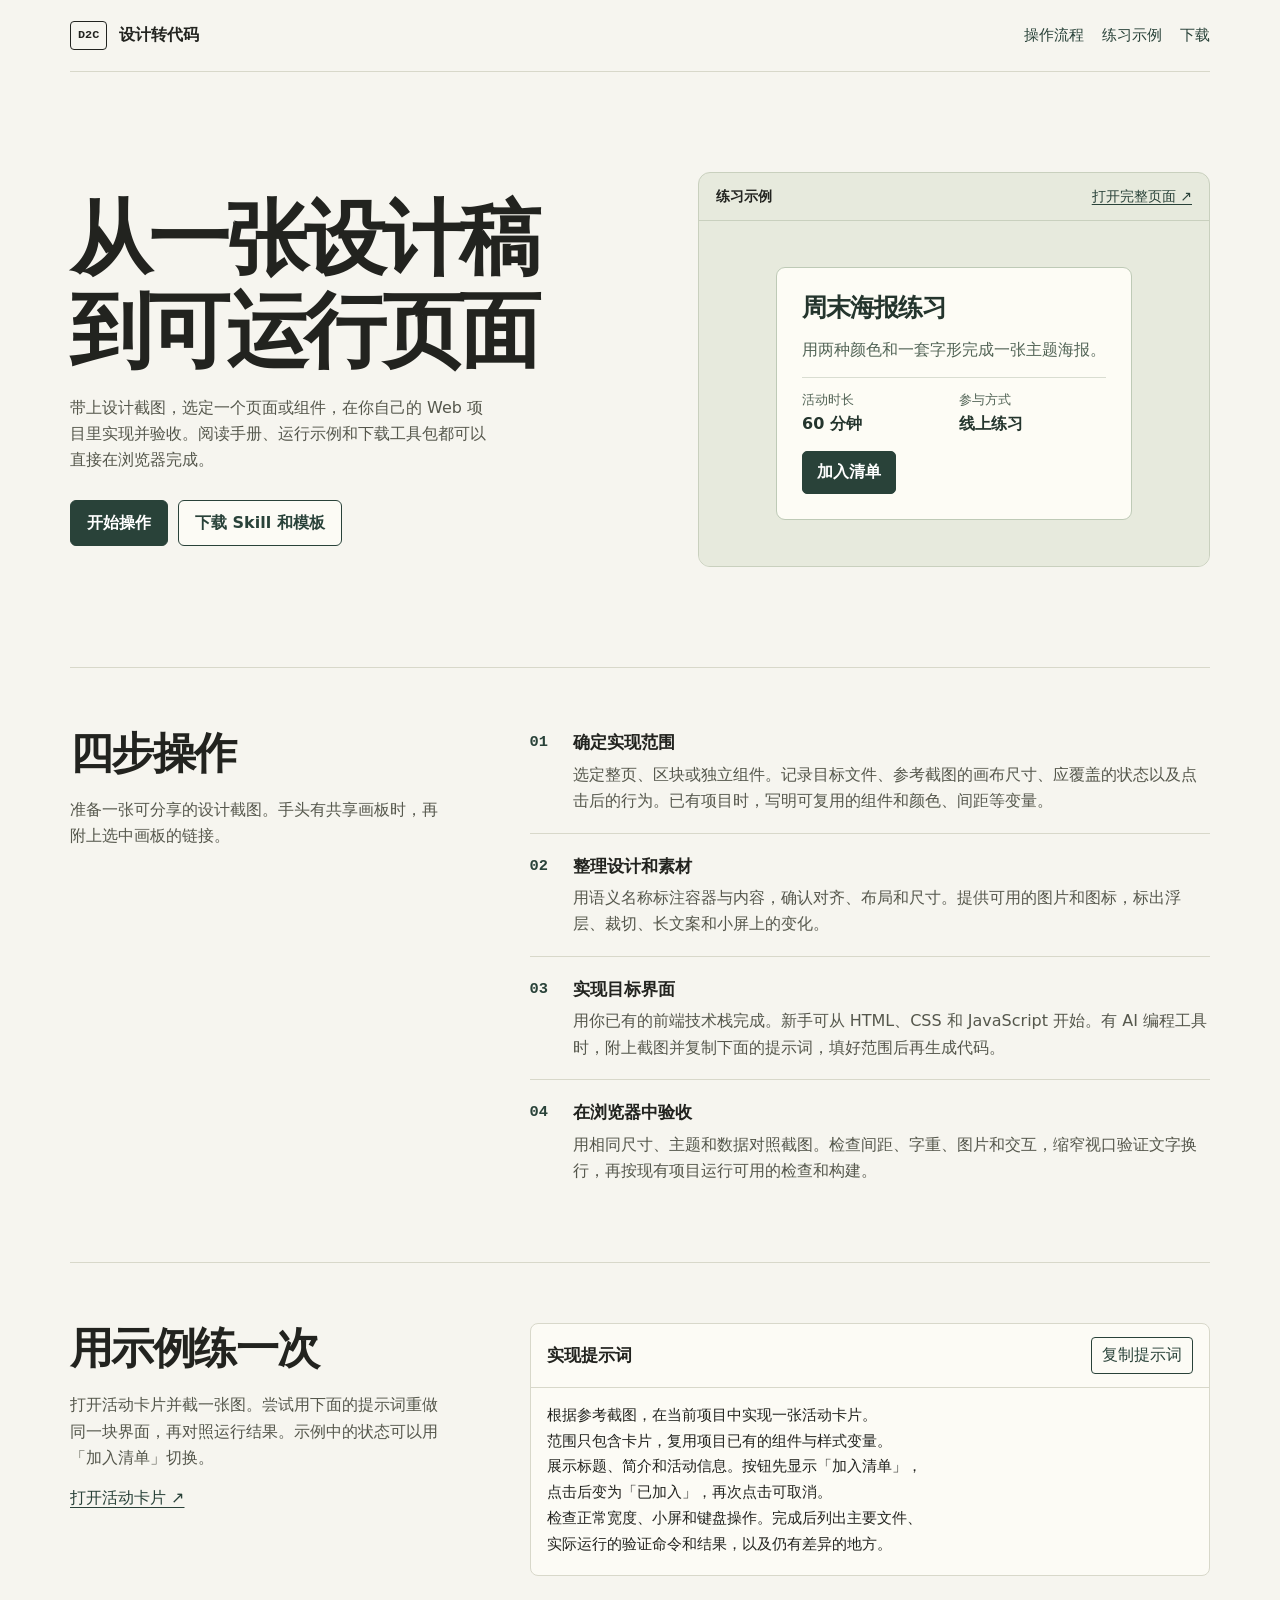
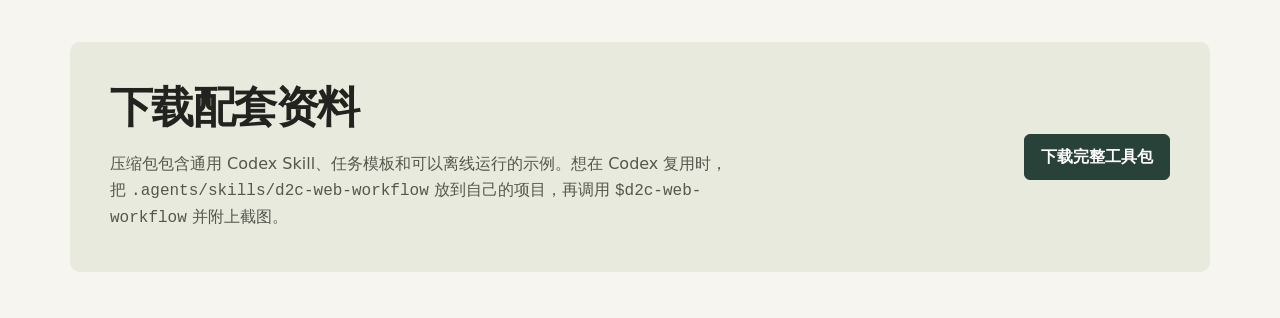
<file: index.html>
<!doctype html>
<html lang="zh-CN">
<head>
  <meta charset="utf-8">
  <meta name="viewport" content="width=device-width, initial-scale=1">
  <meta name="description" content="用设计截图和通用前端项目练习设计转代码。包含四步手册、可运行示例和可下载的 Codex Skill。">
  <title>设计转代码 · 对外使用手册</title>
  <link rel="stylesheet" href="site.css">
  <script src="site.js" defer></script>
</head>
<body>
  <header class="shell site-head">
    <a class="brand" href="#"><span aria-hidden="true">D2C</span>设计转代码</a>
    <nav aria-label="页面导航">
      <a href="#workflow">操作流程</a>
      <a href="#example">练习示例</a>
      <a href="#downloads">下载</a>
    </nav>
  </header>
  <main class="shell">
    <section class="hero" aria-labelledby="title">
      <div>
        <h1 id="title">从一张设计稿<br>到可运行页面</h1>
        <p>带上设计截图，选定一个页面或组件，在你自己的 Web 项目里实现并验收。阅读手册、运行示例和下载工具包都可以直接在浏览器完成。</p>
        <div class="actions">
          <a class="button primary" href="#workflow">开始操作</a>
          <a class="button secondary" href="d2c-web-kit.zip" download>下载 Skill 和模板</a>
        </div>
      </div>
      <div class="hero-preview">
        <div class="preview-head"><span>练习示例</span><a href="example.html">打开完整页面 ↗</a></div>
        <iframe src="example.html" title="可运行的活动卡片示例"></iframe>
      </div>
    </section>

    <section class="guide" id="workflow" aria-labelledby="workflow-title">
      <div class="section-intro">
        <h2 id="workflow-title">四步操作</h2>
        <p>准备一张可分享的设计截图。手头有共享画板时，再附上选中画板的链接。</p>
      </div>
      <ol class="steps">
        <li><h3>确定实现范围</h3><p>选定整页、区块或独立组件。记录目标文件、参考截图的画布尺寸、应覆盖的状态以及点击后的行为。已有项目时，写明可复用的组件和颜色、间距等变量。</p></li>
        <li><h3>整理设计和素材</h3><p>用语义名称标注容器与内容，确认对齐、布局和尺寸。提供可用的图片和图标，标出浮层、裁切、长文案和小屏上的变化。</p></li>
        <li><h3>实现目标界面</h3><p>用你已有的前端技术栈完成。新手可从 HTML、CSS 和 JavaScript 开始。有 AI 编程工具时，附上截图并复制下面的提示词，填好范围后再生成代码。</p></li>
        <li><h3>在浏览器中验收</h3><p>用相同尺寸、主题和数据对照截图。检查间距、字重、图片和交互，缩窄视口验证文字换行，再按现有项目运行可用的检查和构建。</p></li>
      </ol>
    </section>

    <section class="practice" id="example" aria-labelledby="example-title">
      <div class="section-intro">
        <h2 id="example-title">用示例练一次</h2>
        <p>打开活动卡片并截一张图。尝试用下面的提示词重做同一块界面，再对照运行结果。示例中的状态可以用「加入清单」切换。</p>
        <a href="example.html">打开活动卡片 ↗</a>
      </div>
      <div class="prompt">
        <div class="prompt-head"><h3>实现提示词</h3><button id="copy-prompt" type="button" hidden>复制提示词</button></div>
        <pre id="prompt-text" tabindex="0">根据参考截图，在当前项目中实现一张活动卡片。
范围只包含卡片，复用项目已有的组件与样式变量。
展示标题、简介和活动信息。按钮先显示「加入清单」，
点击后变为「已加入」，再次点击可取消。
检查正常宽度、小屏和键盘操作。完成后列出主要文件、
实际运行的验证命令和结果，以及仍有差异的地方。</pre>
        <p id="copy-status" role="status"></p>
      </div>
    </section>

    <section class="downloads" id="downloads" aria-labelledby="download-title">
      <div>
        <h2 id="download-title">下载配套资料</h2>
        <p>压缩包包含通用 Codex Skill、任务模板和可以离线运行的示例。想在 Codex 复用时，把 <code>.agents/skills/d2c-web-workflow</code> 放到自己的项目，再调用 <code>$d2c-web-workflow</code> 并附上截图。</p>
      </div>
      <a class="button primary" href="d2c-web-kit.zip" download>下载完整工具包</a>
    </section>
  </main>
</body>
</html>
</file>
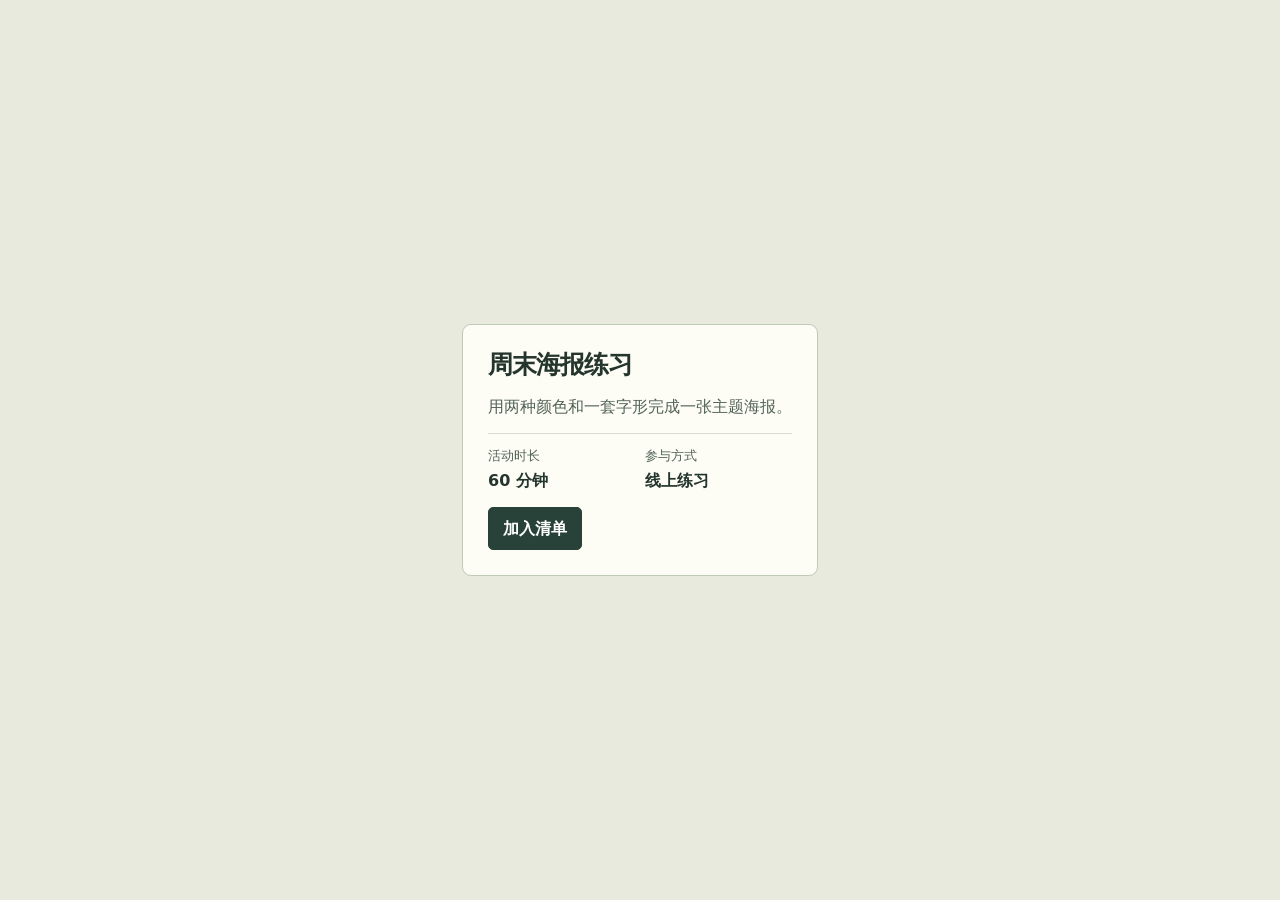
<file: example.html>
<!doctype html>
<html lang="zh-CN">
<head>
  <meta charset="utf-8">
  <meta name="viewport" content="width=device-width, initial-scale=1">
  <title>D2C 练习 · 活动卡片</title>
  <style>
    * { box-sizing: border-box; }
    body { margin: 0; min-height: 100vh; display: grid; place-items: center; padding: 16px; background: #e7eadd; color: #24352d; font: 1rem/1.55 Inter, "PingFang SC", system-ui, sans-serif; }
    article { display: grid; gap: 14px; width: min(100%, 400px); padding: clamp(16px, 6vw, 25px); border: 1px solid #becab6; border-radius: 9px; background: #fdfcf5; }
    h1 { font-size: clamp(1.2rem, 6vw, 1.55rem); letter-spacing: -.04em; line-height: 1.25; margin: 0; }
    p { margin: 0; color: #526456; }
    dl { display: grid; grid-template-columns: repeat(2, minmax(0, 1fr)); gap: 10px; border-top: 1px solid #d9ddd1; margin: 0; padding-top: 12px; }
    dt { color: #526456; font-size: .82rem; }
    dd { margin: 2px 0 0; font-weight: 650; overflow-wrap: anywhere; }
    button { justify-self: start; border: 1px solid #294239; border-radius: 5px; background: #294239; color: white; min-height: 43px; padding: 5px 14px; font: inherit; font-weight: 650; cursor: pointer; }
    button[aria-pressed="true"] { background: #fdfcf5; color: #294239; }
    button:focus-visible { outline: 2px solid #396456; outline-offset: 4px; }
    .sr-only { position: absolute; width: 1px; height: 1px; padding: 0; overflow: hidden; clip-path: inset(50%); white-space: nowrap; }
  </style>
</head>
<body>
  <main>
    <article aria-labelledby="card-title">
      <h1 id="card-title">周末海报练习</h1>
      <p>用两种颜色和一套字形完成一张主题海报。</p>
      <dl>
        <div><dt>活动时长</dt><dd>60 分钟</dd></div>
        <div><dt>参与方式</dt><dd>线上练习</dd></div>
      </dl>
      <button type="button" aria-label="活动清单" aria-pressed="false">加入清单</button>
      <output class="sr-only" aria-live="polite"></output>
    </article>
  </main>
  <script>
    const button = document.querySelector('button');
    const message = document.querySelector('output');
    button.addEventListener('click', () => {
      const added = button.getAttribute('aria-pressed') === 'false';
      button.setAttribute('aria-pressed', String(added));
      button.textContent = added ? '已加入' : '加入清单';
      message.textContent = added ? '已加入活动清单' : '已从活动清单移除';
    });
  </script>
</body>
</html>
</file>
<file: site.css>
:root {
  color-scheme: light;
  --background: #f6f5ef;
  --ink: #22231f;
  --muted: #55574c;
  --line: #d8d8ca;
  --action: #294239;
  --paper: #fcfbf5;
  font-family: Inter, "PingFang SC", "Microsoft YaHei", system-ui, sans-serif;
}
*, *::before, *::after { box-sizing: border-box; }
body { margin: 0; color: var(--ink); background: var(--background); line-height: 1.65; }
a { color: var(--action); text-underline-offset: .22em; }
a:hover { text-decoration-thickness: 2px; }
:focus-visible { outline: 2px solid #396456; outline-offset: 4px; }
button { font: inherit; cursor: pointer; }
.shell { width: min(1140px, calc(100% - 56px)); margin: 0 auto; }
.site-head { display: flex; align-items: center; justify-content: space-between; gap: 16px; min-height: 72px; border-bottom: 1px solid var(--line); }
.brand { display: inline-flex; align-items: center; gap: 12px; font-weight: 660; color: var(--ink); text-decoration: none; }
.brand span { font: 700 .74rem/1 "IBM Plex Mono", ui-monospace, monospace; padding: 8px 7px; border: 1px solid var(--ink); border-radius: 4px; }
nav { display: flex; flex-wrap: wrap; gap: 18px; font-size: .93rem; }
nav a { text-decoration: none; }
.hero { display: grid; grid-template-columns: 1.1fr 1fr; align-items: center; gap: clamp(24px, 5vw, 76px); padding: clamp(44px, 8vw, 100px) 0; }
h1, h2, h3, p { margin: 0; }
h1 { font-size: clamp(2.1rem, 6.5vw, 5.15rem); letter-spacing: -.05em; line-height: 1.12; }
h2 { font-size: clamp(1.6rem, 3.5vw, 2.7rem); letter-spacing: -.035em; line-height: 1.2; }
h3 { font-size: 1.08rem; }
.hero p, .section-intro p, .downloads p { margin-top: 17px; max-width: 42ch; color: var(--muted); }
.actions { display: flex; flex-wrap: wrap; gap: 10px; margin-top: 26px; }
.button { display: inline-flex; align-items: center; justify-content: center; min-height: 46px; padding: 9px 16px; border: 1px solid var(--action); border-radius: 6px; text-decoration: none; font-weight: 650; text-align: center; }
.button:hover { text-decoration: underline; }
.primary { color: white; background: var(--action); }
.secondary { color: var(--action); background: var(--paper); }
.hero-preview { min-width: 0; background: #e7eadd; border: 1px solid #c9d0be; border-radius: 12px; overflow: hidden; }
.preview-head { display: flex; justify-content: space-between; align-items: center; gap: 8px; padding: 12px 17px; border-bottom: 1px solid #c9d0be; font-size: .88rem; }
.preview-head span { font-weight: 650; }
iframe { display: block; width: 100%; height: 345px; border: none; }
.guide, .practice { display: grid; grid-template-columns: minmax(0, .72fr) minmax(0, 1.28fr); gap: clamp(24px, 6vw, 78px); padding: clamp(32px, 6vw, 60px) 0; border-top: 1px solid var(--line); scroll-margin-top: 12px; }
.steps { margin: 0; padding: 0; list-style: none; counter-reset: steps; }
.steps li { position: relative; counter-increment: steps; padding: 0 0 18px 43px; }
.steps li + li { border-top: 1px solid var(--line); padding-top: 18px; }
.steps li::before { content: counter(steps, decimal-leading-zero); position: absolute; left: 0; color: var(--action); font: 600 .96rem/1.85 "IBM Plex Mono", ui-monospace, monospace; }
.steps p { margin-top: 5px; color: var(--muted); }
.section-intro a { display: inline-block; margin-top: 14px; }
.prompt { min-width: 0; background: var(--paper); border: 1px solid var(--line); border-radius: 8px; }
.prompt-head { display: flex; justify-content: space-between; align-items: center; gap: 8px; padding: 13px 16px; min-height: 57px; border-bottom: 1px solid var(--line); }
.prompt button { padding: 4px 10px; border-radius: 4px; border: 1px solid var(--action); background: var(--paper); color: var(--action); }
pre { margin: 0; padding: 16px; white-space: pre-wrap; overflow-wrap: anywhere; font: .95rem/1.7 "IBM Plex Mono", ui-monospace, monospace; }
#copy-status:not(:empty) { padding: 0 16px 12px; color: var(--action); }
.downloads { display: flex; justify-content: space-between; align-items: center; gap: 18px; margin: 6px 0 48px; padding: clamp(18px, 5vw, 40px); background: #e7eadd; border-radius: 10px; }
.downloads p { max-width: 62ch; }
.downloads .button { flex-shrink: 0; }
code { font-family: "IBM Plex Mono", ui-monospace, monospace; overflow-wrap: anywhere; }
@media (max-width: 760px) {
  .shell { width: min(1140px, calc(100% - 34px)); }
  .hero, .guide, .practice { grid-template-columns: 1fr; }
  .downloads { display: block; }
  .downloads .button { margin-top: 18px; }
}
@media (max-width: 410px) {
  .brand { gap: 6px; font-size: .89rem; }
  nav { gap: 10px; font-size: .82rem; }
}
</file>
